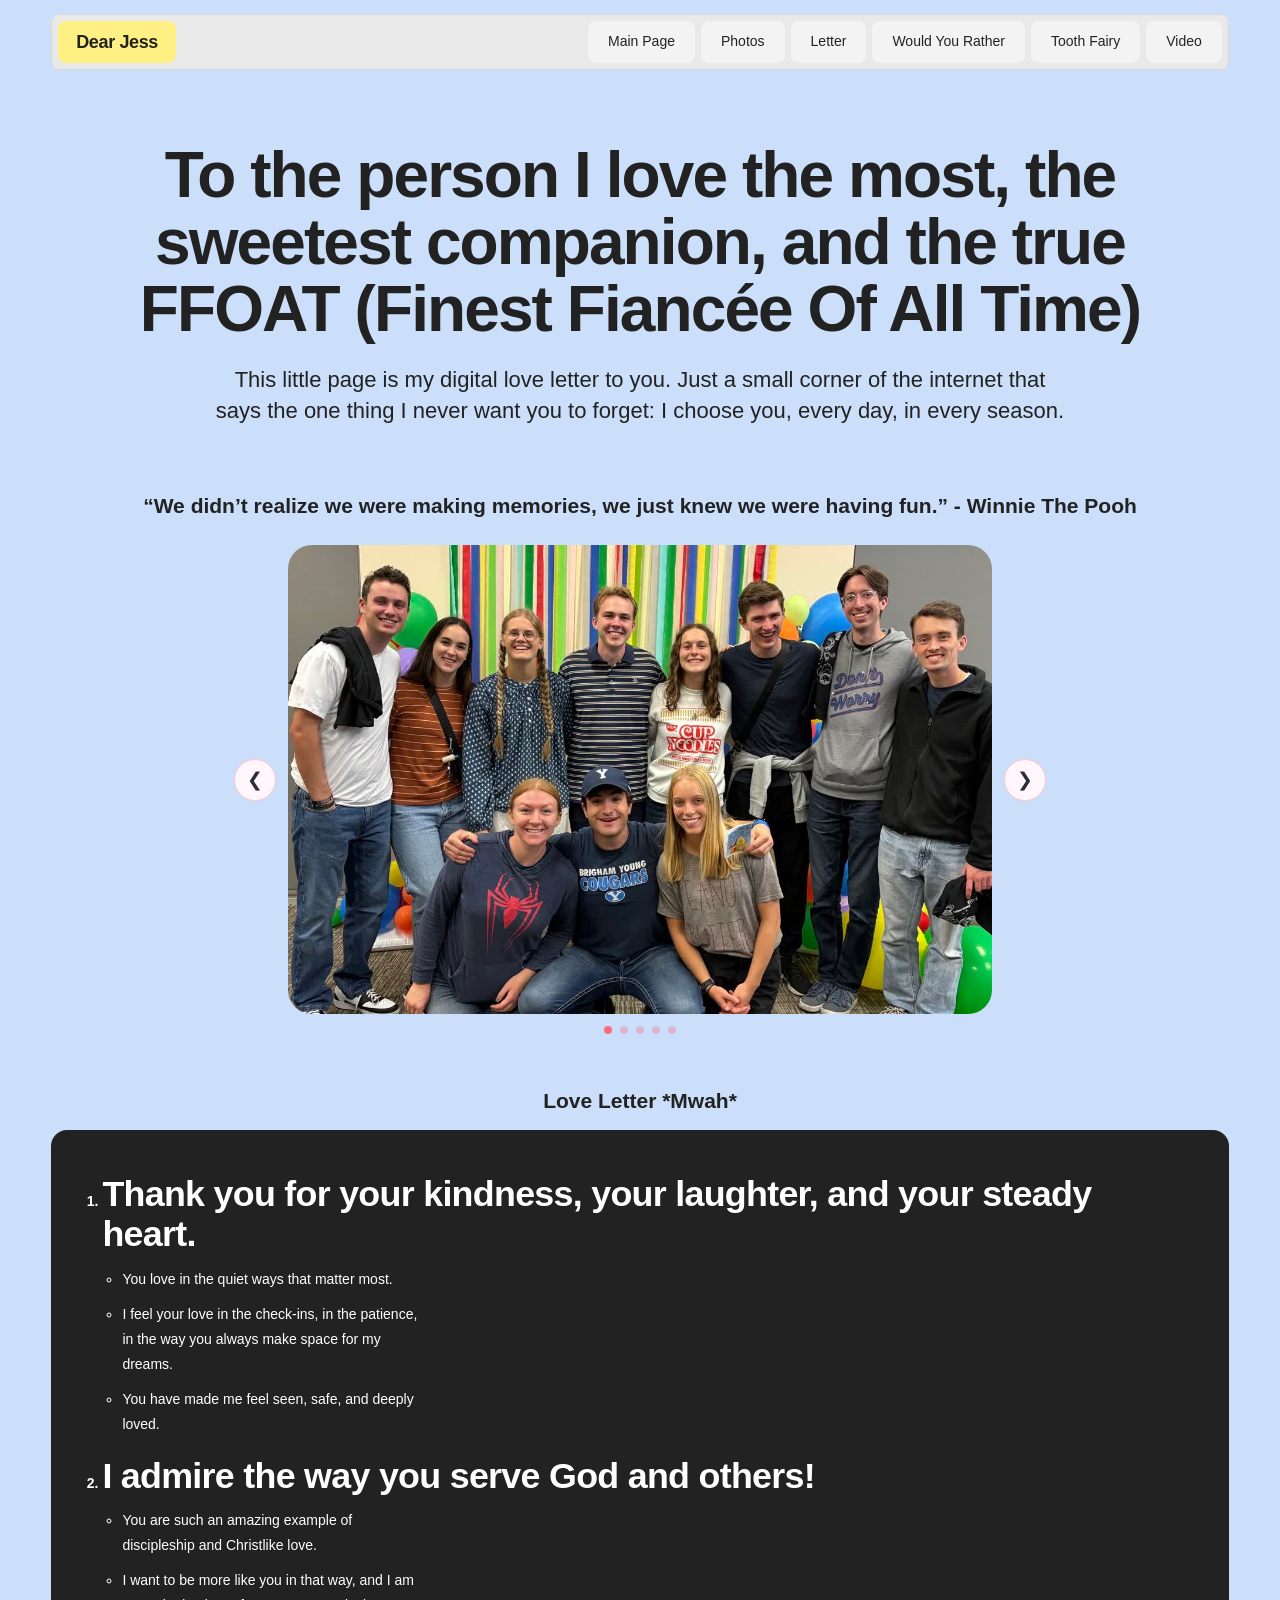
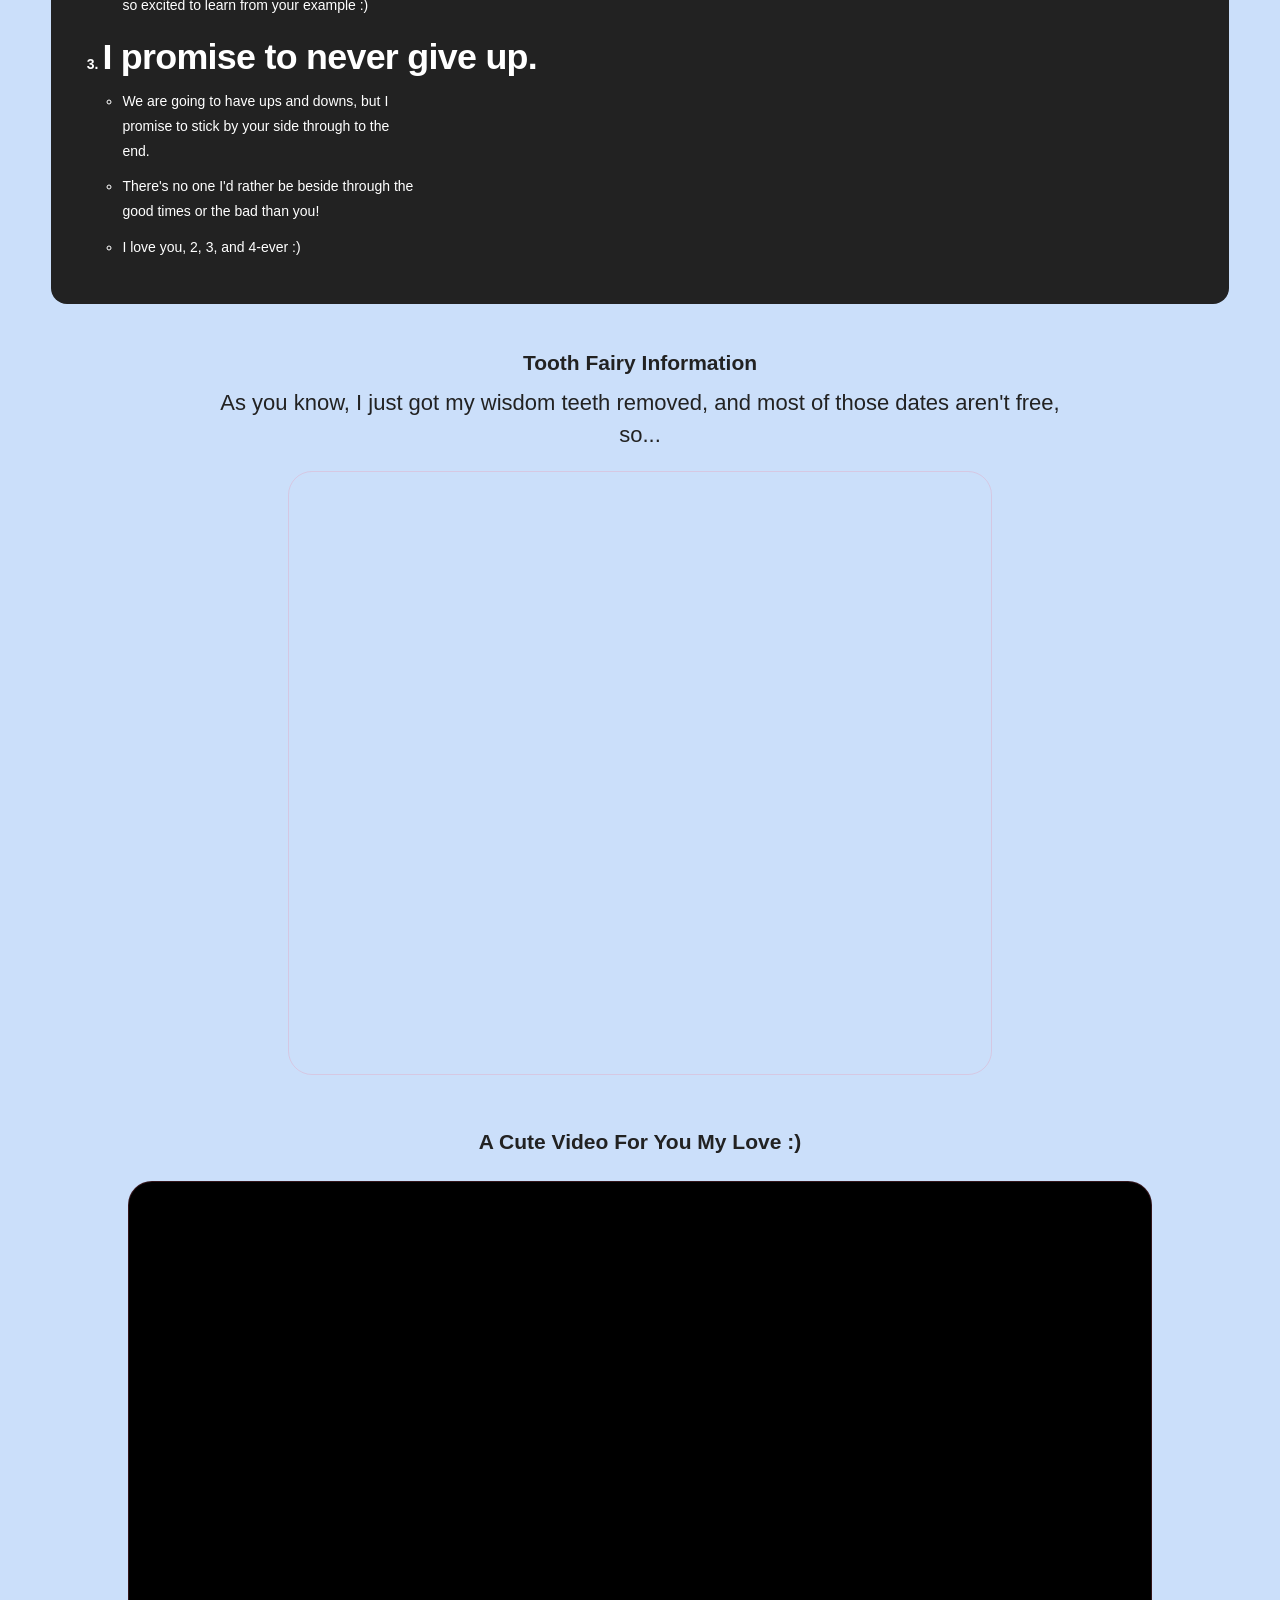
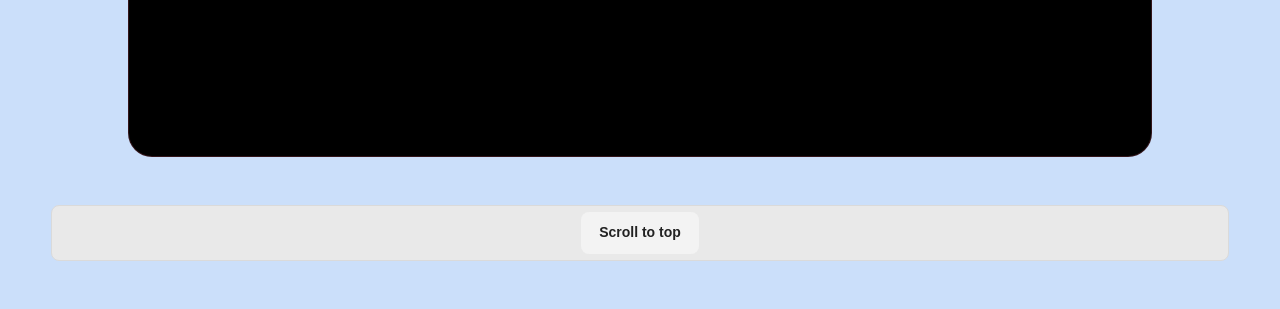
<file: trueScratch.html>
<!DOCTYPE html>
<html lang="en">
<head>
  <meta charset="UTF-8" />
  <meta name="viewport" content="width=device-width, initial-scale=1.0" />
  <title>For My Forever Love</title>
  <link rel="stylesheet" href="trueScratch.css" />
  <style>
    .tableau-section {
      width: 75%;
      margin: 0 auto 3rem;
    }

    .tableau-section h2 {
      margin-top: 0;
    }

    .photos-section {
      width: 100%;
      max-width: 100vw;
      margin: 0 auto 3rem;
    }

    .photos-section h2 {
      text-align: center;
      margin-top: 0;
    }

    .photos-carousel {
      width: 55vw;
      max-width: 55vw;
      margin: 1.25rem auto 0;
      position: relative;
      display: flex;
      align-items: center;
      justify-content: center;
      gap: 12px;
    }

    .photos-carousel-viewport {
      width: 100%;
      aspect-ratio: 3 / 2;
      overflow: hidden;
      border-radius: 24px;
      background: transparent;
      flex: 0 0 auto;
    }

    .photos-carousel-track {
      display: flex;
      height: 100%;
      transition: transform 0.35s ease;
      will-change: transform;
    }

    .photo-slide {
      position: relative;
      min-width: 100%;
      height: 100%;
      margin: 0;
      display: flex;
      align-items: stretch;
      justify-content: stretch;
      background: transparent;
    }

    .photo-slide.loading::after {
      content: "loading...";
      position: absolute;
      inset: 0;
      display: flex;
      align-items: center;
      justify-content: center;
      background: rgba(0, 0, 0, 0.5);
      color: #fff;
      font-size: clamp(16px, 2vw, 22px);
      font-weight: 550;
      letter-spacing: 0.02em;
      text-transform: lowercase;
      pointer-events: none;
      z-index: 1;
    }

    .photo-slide img {
      width: 100%;
      height: 100%;
      object-fit: cover;
      object-position: center center;
      display: block;
    }

    .carousel-btn {
      width: 42px;
      height: 42px;
      border-radius: 999px;
      border: 1px solid rgba(255, 107, 129, 0.35);
      background: #fff7fb;
      color: #2d2d3a;
      font-size: 1.2rem;
      line-height: 1;
      cursor: pointer;
      flex: 0 0 auto;
    }

    .carousel-dots {
      width: 55vw;
      max-width: 55vw;
      margin: 0.75rem auto 0;
      display: flex;
      justify-content: center;
      gap: 8px;
      flex-wrap: wrap;
    }

    .carousel-dot {
      width: 8px;
      height: 8px;
      border: none;
      border-radius: 999px;
      background: rgba(255, 107, 129, 0.35);
      cursor: pointer;
      padding: 0;
    }

    .carousel-dot.active {
      background: #ff6b81;
    }

    .video-section {
      width: 100%;
      max-width: 100vw;
      margin: 0 auto 3rem;
    }

    .video-section h2 {
      margin-top: 0;
      text-align: center;
    }

    .video-embed-wrap {
      position: relative;
      width: 80vw;
      max-width: 100%;
      margin: 1.25rem auto 0;
      overflow: hidden;
      border: 1px solid rgba(255, 107, 129, 0.2);
      border-radius: 24px;
      aspect-ratio: 16 / 9;
      background: #000;
    }

    .video-embed-wrap iframe {
      display: block;
      width: 100%;
      height: 100%;
      border: 0;
    }

    .tableau-note {
      text-align: center;
      margin: 0.35rem auto 0.75rem;
      font-size: clamp(16px, 2.1vw, 22px);
      line-height: 1.45;
      font-weight: 380;
      max-width: 70ch;
    }

    .header-inner {
      position: relative;
    }

    .nav-toggle {
      display: none;
      align-items: center;
      justify-content: center;
      height: 42px;
      width: 42px;
      border: 0.5px solid #cfcfcf;
      border-radius: 8px;
      background: #f3f3f3;
      cursor: pointer;
    }

    .nav-toggle-lines {
      display: flex;
      flex-direction: column;
      align-items: center;
      justify-content: center;
      gap: 5px;
      width: 16px;
      height: 14px;
    }

    .nav-toggle-lines span {
      width: 14px;
      height: 2px;
      border-radius: 2px;
      background: #222;
      display: block;
    }

    .header-inner.nav-collapsed .nav-toggle {
      display: inline-flex;
    }

    .header-inner.nav-collapsed .main-nav {
      display: none;
    }

    .header-inner.nav-collapsed.menu-open .main-nav {
      display: flex;
      position: absolute;
      top: calc(100% + 8px);
      right: 6px;
      flex-direction: column;
      gap: 6px;
      padding: 6px;
      border-radius: 8px;
      background: #e9e9e9;
      border: 0.5px solid #dadada;
      box-shadow: 0 12px 24px rgba(0, 0, 0, 0.12);
      z-index: 25;
      width: min(220px, calc(100vw - 32px));
      pointer-events: auto;
    }

    .header-inner.nav-collapsed.menu-open .main-nav a {
      width: 100%;
      justify-content: center;
    }

    .site-footer {
      margin-top: 1.5rem;
      padding: 6px;
      border-radius: 8px;
      background: #e9e9e9;
      border: 0.5px solid #dadada;
      text-align: center;
    }

    .site-footer a {
      display: inline-flex;
      align-items: center;
      justify-content: center;
      height: 42px;
      padding: 0 18px;
      border-radius: 8px;
      background: #f3f3f3;
      font-weight: 600;
      transition: all 0.3s ease;
    }

    .site-footer a:hover {
      background: #fff;
    }
  </style>
</head>
<body>
  <div class="wrapper">
    <header class="site-header">
      <div class="header-inner">
        <a class="brand header-pill" href="#" aria-label="Home">Dear Jess</a>
        <button id="navToggle" class="nav-toggle" type="button" aria-label="Toggle navigation" aria-controls="primaryNav" aria-expanded="false">
          <span class="nav-toggle-lines" aria-hidden="true"><span></span><span></span><span></span></span>
        </button>
        <nav id="primaryNav" class="main-nav" aria-label="Primary">
          <a href="index.html">Main Page</a>
          <a href="#photosSection">Photos</a>
          <a href="#letter">Letter</a>
          <a href="wouldYouRather.html">Would You Rather</a>
          <a href="#romanticFilms">Tooth Fairy</a>
          <a href="#videoSection">Video</a>
        </nav>
      </div>
    </header>

    <main id="top">
      <div class="layout-hero-wrap">
        <section class="hero">
          <h1>To the person I love the most, the sweetest companion, and the true FFOAT (Finest Fiancée Of All Time)</h1>
          <p class="lead">
            This little page is my digital love letter to you. Just a small corner of the internet that says the one thing I never want you to forget:
            I choose you, every day, in every season.
          </p>
        </section>
      </div>

      <div class="layout-photos-wrap">
        <section id="photosSection" class="photos-section">
          <h2>“We didn’t realize we were making memories, we just knew we were having fun.” - Winnie The Pooh</h2>
          <div class="photos-carousel" aria-label="Photo carousel">
          <button class="carousel-btn prev" type="button" aria-label="Previous photo">&#10094;</button>
          <div class="photos-carousel-viewport">
            <div class="photos-carousel-track" id="photosCarouselTrack">
              <figure class="photo-slide"><img src="assets/Photos-3-001/IMG_5656.JPG" alt="Photo 1" loading="lazy" data-offset-x="0" data-offset-y="0" /></figure>
              <figure class="photo-slide"><img src="assets/Photos-3-001/IMG_5669.jpg" alt="Photo 2" loading="lazy" data-offset-x="0" data-offset-y="30" /></figure>
              <figure class="photo-slide"><img src="assets/Photos-3-001/IMG_5771.jpg" alt="Photo 3" loading="lazy" data-offset-x="0" data-offset-y="0" /></figure>
              <figure class="photo-slide"><img src="assets/Photos-3-001/IMG_5781.jpg" alt="Photo 4" loading="lazy" data-offset-x="0" data-offset-y="0" /></figure>
              <figure class="photo-slide"><img src="assets/Photos-3-001/IMG_6266.jpg" alt="Photo 8" loading="lazy" data-offset-x="0" data-offset-y="0" /></figure>
            </div>
          </div>
          <button class="carousel-btn next" type="button" aria-label="Next photo">&#10095;</button>
          </div>
          <div class="carousel-dots" id="photosCarouselDots" aria-label="Photo position"></div>
        </section>
      </div>

      <div class="layout-letter-wrap">
        <section id="letter">
          <h2 style="text-align: center;">Love Letter *Mwah*</h2>
          <ol class="letter-ordered">
          <li>
            <h2>Thank you for your kindness, your laughter, and your steady heart.</h2>
            <ul class="letter-unordered">
              <li>You love in the quiet ways that matter most.</li>
              <li>I feel your love in the check-ins, in the patience, in the way you always make space for my dreams.</li>
              <li>You have made me feel seen, safe, and deeply loved.</li>
            </ul>
          </li>
          <li>
            <h2>I admire the way you serve God and others!</h2>
            <ul class="letter-unordered">
              <li>You are such an amazing example of discipleship and Christlike love.</li>
              <li>I want to be more like you in that way, and I am so excited to learn from your example :)</li>
            </ul>
          </li>
          <li id="promises">
            <h2>I promise to never give up.</h2>
            <ul class="letter-unordered">
              <li>We are going to have ups and downs, but I promise to stick by your side through to the end.</li>
              <li>There's no one I'd rather be beside through the good times or the bad than you!</li>
              <li>I love you, 2, 3, and 4-ever :)</li>
            </ul>
          </li>
          </ol>
        </section>
      </div>

      <section id="romanticFilms" class="tableau-section" style="width: 100%; max-width: 100vw; margin: 2.5rem auto 3rem;">
        <h2 style="text-align: center;">Tooth Fairy Information</h2>
        <p class="tableau-note">As you know, I just got my wisdom teeth removed, and most of those dates aren't free, so...</p>
        <div class='tableauPlaceholder' id='viz1776453238431' style='position: relative; width: 55vw; max-width: 100%; margin: 1.25rem auto 0; overflow: hidden; border: 1px solid rgba(255, 107, 129, 0.2); border-radius: 24px;'>
          <noscript><a href='#'><img alt='Tooth Fairy Overview ' src='https://public.tableau.com/static/images/Th/TheToothFairyPoll/ToothFairyOverview/1_rss.png' style='border: none' /></a></noscript>
          <object class='tableauViz' style='display:none; width: 1294px; height: 1112px; transform-origin: top left;'>
            <param name='host_url' value='https%3A%2F%2Fpublic.tableau.com%2F' />
            <param name='embed_code_version' value='3' />
            <param name='site_root' value='' />
            <param name='name' value='TheToothFairyPoll&#47;ToothFairyOverview' />
            <param name='tabs' value='no' />
            <param name='toolbar' value='yes' />
            <param name='static_image' value='https://public.tableau.com/static/images/Th/TheToothFairyPoll/ToothFairyOverview/1.png' />
            <param name='animate_transition' value='yes' />
            <param name='display_static_image' value='yes' />
            <param name='display_spinner' value='yes' />
            <param name='display_overlay' value='yes' />
            <param name='display_count' value='yes' />
            <param name='language' value='en-US' />
          </object>
        </div>
        <script type='text/javascript'>
          var divElement = document.getElementById('viz1776453238431');
          var vizElement = divElement.getElementsByTagName('object')[0];
          var baseWidth = 1294;
          var baseHeight = 1112;

          // Keep the entire viz visible while scaling with page width.
          function resizeTableauViz() {
            var vw = Math.max(document.documentElement.clientWidth || 0, window.innerWidth || 0);
            var containerWidth = Math.floor(vw * 0.55);
            var scale = containerWidth / baseWidth;
            var containerHeight = Math.floor(baseHeight * scale);

            divElement.style.width = containerWidth + 'px';
            divElement.style.height = containerHeight + 'px';

            // Apply to the original embed object.
            vizElement.style.width = baseWidth + 'px';
            vizElement.style.height = baseHeight + 'px';
            vizElement.style.transformOrigin = 'top left';
            vizElement.style.transform = 'scale(' + scale + ')';

            // Apply to Tableau's rendered iframe (the element users actually see).
            var iframe = divElement.querySelector('iframe');
            if (iframe) {
              iframe.style.width = baseWidth + 'px';
              iframe.style.height = baseHeight + 'px';
              iframe.style.transformOrigin = 'top left';
              iframe.style.transform = 'scale(' + scale + ')';
              iframe.style.border = 'none';
            }

            // Ensure Tableau's default inline sizing is immediately corrected.
            divElement.style.minHeight = containerHeight + 'px';
          }

          resizeTableauViz();
          window.addEventListener('resize', resizeTableauViz);

          // Tableau often writes dimensions asynchronously after script load.
          // Re-run sizing through the first render phase to prevent oversized first paint.
          [50, 150, 300, 600, 1000].forEach(function(delay) {
            setTimeout(resizeTableauViz, delay);
          });

          var observer = new MutationObserver(function() {
            resizeTableauViz();
            var iframe = divElement.querySelector('iframe');
            if (iframe && !iframe.dataset.fitBound) {
              iframe.dataset.fitBound = '1';
              iframe.addEventListener('load', resizeTableauViz);
            }
          });
          observer.observe(divElement, { childList: true, subtree: true, attributes: true });

          var scriptElement = document.createElement('script');
          scriptElement.src = 'https://public.tableau.com/javascripts/api/viz_v1.js';
          scriptElement.onload = function() {
            resizeTableauViz();
            [150, 350, 700].forEach(function(delay) {
              setTimeout(resizeTableauViz, delay);
            });
          };
          vizElement.parentNode.insertBefore(scriptElement, vizElement);
        </script>
      </section>

      <section id="videoSection" class="video-section">
        <h2>A Cute Video For You My Love :)</h2>
        <div class="video-embed-wrap">
          <iframe src="https://www.youtube.com/embed/sVW-K3jepf0?si=CBLMiZkLG2HnOAbu" title="YouTube video player" allow="accelerometer; autoplay; clipboard-write; encrypted-media; gyroscope; picture-in-picture; web-share" referrerpolicy="strict-origin-when-cross-origin" allowfullscreen></iframe>
        </div>
      </section>
    </main>

    <footer class="site-footer" aria-label="Page footer">
      <a href="#top">Scroll to top</a>
    </footer>
  </div>
  <script>
    (function() {
      var headerInner = document.querySelector('.header-inner');
      var nav = document.getElementById('primaryNav');
      var toggle = document.getElementById('navToggle');

      if (!headerInner || !nav || !toggle) {
        return;
      }

      function updateNavMode() {
        var keepOpen = headerInner.classList.contains('menu-open');
        headerInner.classList.remove('nav-collapsed', 'menu-open');
        toggle.setAttribute('aria-expanded', 'false');

        var shouldCollapse = headerInner.scrollWidth > headerInner.clientWidth;

        if (shouldCollapse) {
          headerInner.classList.add('nav-collapsed');
          if (keepOpen) {
            headerInner.classList.add('menu-open');
            toggle.setAttribute('aria-expanded', 'true');
          }
        }
      }

      toggle.addEventListener('click', function() {
        if (!headerInner.classList.contains('nav-collapsed')) {
          return;
        }

        var isOpen = headerInner.classList.toggle('menu-open');
        toggle.setAttribute('aria-expanded', isOpen ? 'true' : 'false');
      });

      nav.querySelectorAll('a').forEach(function(link) {
        link.addEventListener('click', function() {
          headerInner.classList.remove('menu-open');
          toggle.setAttribute('aria-expanded', 'false');
        });
      });

      document.addEventListener('click', function(event) {
        if (!headerInner.classList.contains('menu-open')) {
          return;
        }

        if (!headerInner.contains(event.target)) {
          headerInner.classList.remove('menu-open');
          toggle.setAttribute('aria-expanded', 'false');
        }
      });

      window.addEventListener('resize', updateNavMode);
      window.addEventListener('load', updateNavMode);

      if (window.ResizeObserver) {
        var observer = new ResizeObserver(updateNavMode);
        observer.observe(headerInner);
      }

      updateNavMode();
      setTimeout(updateNavMode, 120);
      setTimeout(updateNavMode, 350);
    })();

    (function() {
      var carousel = document.querySelector('.photos-carousel');
      if (!carousel) {
        return;
      }

      var track = carousel.querySelector('.photos-carousel-track');
      var slides = Array.prototype.slice.call(track.children);
      var prevBtn = carousel.querySelector('.carousel-btn.prev');
      var nextBtn = carousel.querySelector('.carousel-btn.next');
      var dotsWrap = document.getElementById('photosCarouselDots');
      var index = 0;
      var dots = [];

      // Per-image manual positioning: edit data-offset-x / data-offset-y on each <img>.
      // Positive X moves right, negative X moves left.
      // Positive Y moves down, negative Y moves up.
      slides.forEach(function(slide) {
        var img = slide.querySelector('img');
        if (!img) {
          return;
        }

        slide.classList.add('loading');

        function markLoaded() {
          slide.classList.remove('loading');
        }

        img.addEventListener('load', markLoaded);
        img.addEventListener('error', markLoaded);

        if (img.complete && img.naturalWidth > 0) {
          markLoaded();
        }

        var offsetX = parseInt(img.dataset.offsetX || '0', 10);
        var offsetY = parseInt(img.dataset.offsetY || '0', 10);
        img.style.objectPosition = 'calc(50% + ' + offsetX + 'px) calc(50% + ' + offsetY + 'px)';
      });

      function goTo(newIndex) {
        index = (newIndex + slides.length) % slides.length;
        track.style.transform = 'translateX(-' + (index * 100) + '%)';
        dots.forEach(function(dot, i) {
          dot.classList.toggle('active', i === index);
        });
      }

      slides.forEach(function(_, i) {
        var dot = document.createElement('button');
        dot.type = 'button';
        dot.className = 'carousel-dot' + (i === 0 ? ' active' : '');
        dot.setAttribute('aria-label', 'Go to photo ' + (i + 1));
        dot.addEventListener('click', function() {
          goTo(i);
        });
        dotsWrap.appendChild(dot);
        dots.push(dot);
      });

      prevBtn.addEventListener('click', function() {
        goTo(index - 1);
      });

      nextBtn.addEventListener('click', function() {
        goTo(index + 1);
      });
    })();
  </script>
</body>
</html>
</file>
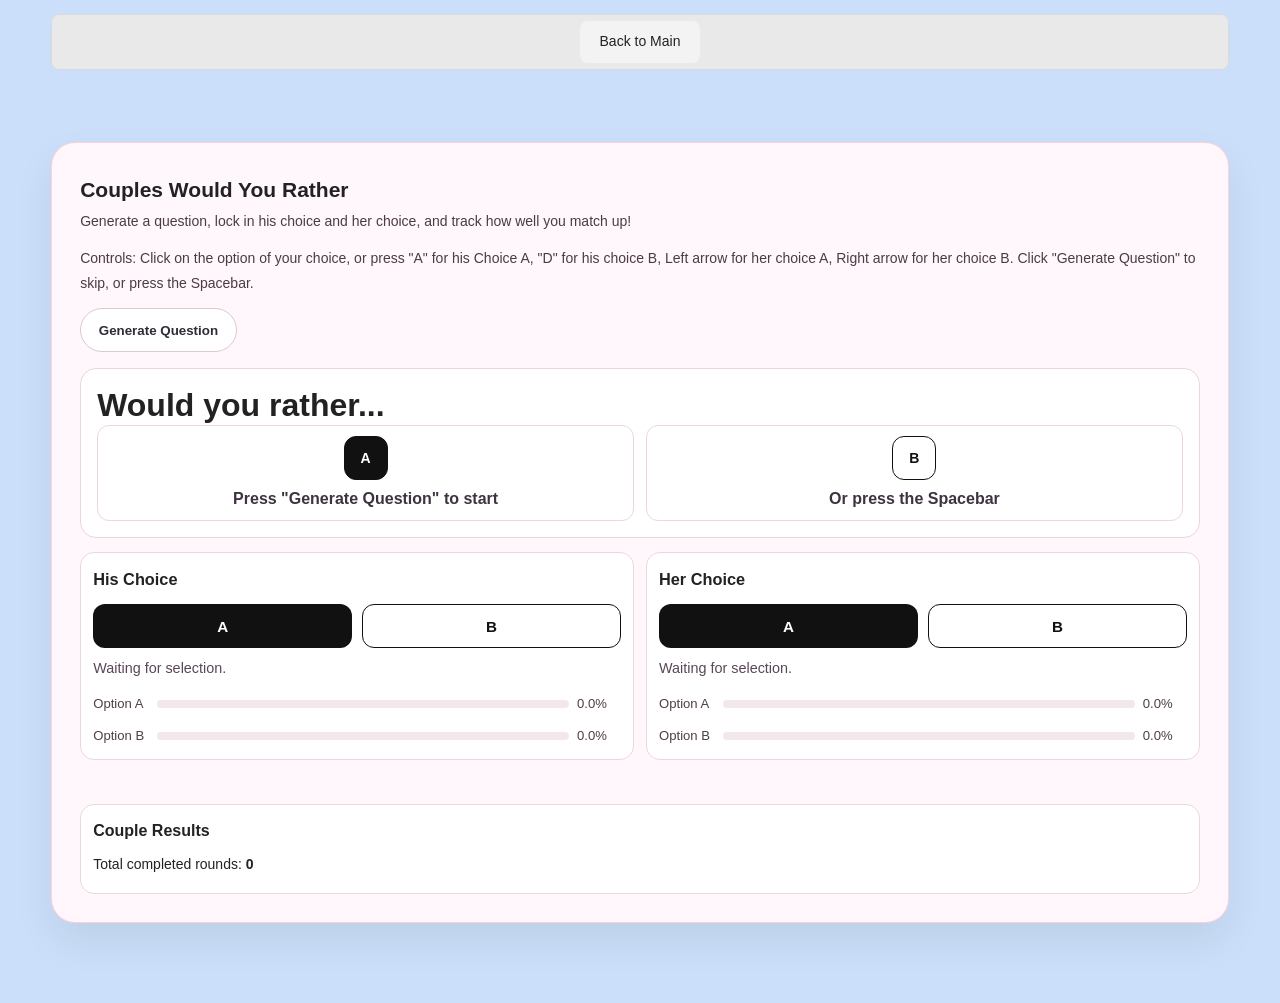
<file: wouldYouRather.html>
<!DOCTYPE html>
<html lang="en">
<head>
  <meta charset="UTF-8" />
  <meta name="viewport" content="width=device-width, initial-scale=1.0" />
  <title>Would You Rather</title>
  <link rel="stylesheet" href="trueScratch.css" />
  <style>
    .site-header .header-inner {
      display: flex;
      justify-content: center;
    }

    .site-header .main-nav {
      display: flex;
      justify-content: center;
      width: 100%;
    }

    .wyr-app {
      background: #fff7fb;
      border: 1px solid rgba(255, 107, 129, 0.28);
      border-radius: 24px;
      padding: clamp(18px, 3vw, 28px);
      margin: 2rem 0;
      box-shadow: 0 18px 40px rgba(0, 0, 0, 0.07);
    }

    .wyr-intro {
      color: #4b3b47;
      margin-bottom: 0.75rem;
    }

    .wyr-controls {
      display: flex;
      flex-wrap: wrap;
      gap: 10px;
      margin-bottom: 1rem;
    }

    .wyr-button {
      min-height: 44px;
      border-radius: 999px;
      border: 1px solid #d9c9d2;
      background: #fff;
      color: #2d2d3a;
      font-family: var(--font-1);
      font-weight: 620;
      padding: 0.7rem 1.1rem;
      cursor: pointer;
      transition: transform 0.2s ease, background 0.2s ease;
    }

    .wyr-button:hover {
      transform: translateY(-1px);
      background: #ffdbe8;
    }

    #generateQuestionBtn:focus,
    #generateQuestionBtn:focus-visible {
      outline: none;
      box-shadow: none;
      border-color: #d9c9d2;
    }

    .wyr-question {
      border-radius: 16px;
      border: 1px solid #ead6de;
      background: #fff;
      padding: 16px;
      margin-bottom: 14px;
    }

    .wyr-question h2 {
      margin: 0;
      font-size: clamp(22px, 3.2vw, 32px);
      line-height: 1.25;
    }

    .wyr-question-title {
      margin-bottom: 12px;
    }

    .wyr-question-options {
      display: grid;
      grid-template-columns: repeat(2, minmax(0, 1fr));
      gap: 12px;
    }

    .wyr-question-option {
      border-radius: 12px;
      border: 1px solid #ebd7df;
      background: #fff;
      padding: 10px;
      text-align: center;
    }

    .wyr-option-token {
      display: inline-flex;
      align-items: center;
      justify-content: center;
      min-width: 44px;
      min-height: 44px;
      border-radius: 12px;
      border: 1px solid #111;
      font-family: var(--font-1);
      font-weight: 620;
      margin: 0 auto 8px;
      user-select: none;
    }

    .wyr-option-token.option-a {
      background: #111;
      color: #fff;
    }

    .wyr-option-token.option-b {
      background: #fff;
      color: #111;
    }

    .wyr-option-text {
      margin: 0;
      line-height: 1.35;
      color: #3f3241;
      font-size: 1rem;
      font-weight: 600;
    }

    .wyr-player-grid {
      display: grid;
      grid-template-columns: repeat(2, minmax(0, 1fr));
      gap: 12px;
      margin-top: 12px;
    }

    .wyr-player-card {
      border-radius: 14px;
      border: 1px solid #ebd7df;
      background: #fff;
      padding: 12px;
    }

    .wyr-player-card h3 {
      margin: 0 0 10px;
      font-size: 1.02rem;
    }

    .wyr-choice-buttons {
      display: grid;
      grid-template-columns: repeat(2, minmax(0, 1fr));
      gap: 10px;
    }

    .wyr-choice {
      width: 100%;
      min-width: 0;
      min-height: 44px;
      border-radius: 12px;
      font-family: var(--font-1);
      font-weight: 620;
      font-size: clamp(0.8rem, 2vw, 0.95rem);
      cursor: pointer;
      border: 1px solid #111;
      transition: transform 0.2s ease, box-shadow 0.2s ease;
    }

    .wyr-choice:hover {
      transform: translateY(-1px);
      box-shadow: 0 6px 12px rgba(0, 0, 0, 0.12);
    }

    .wyr-choice.option-a {
      background: #111;
      color: #fff;
      border: none;
    }

    .wyr-choice.option-b {
      background: #fff;
      color: #111;
    }

    .wyr-choice.is-selected {
      box-shadow: 0 0 0 3px rgba(255, 107, 129, 0.3);
    }

    .wyr-player-status {
      margin-top: 8px;
      color: #5a4655;
      font-size: 0.9rem;
    }

    .wyr-player-bars {
      margin-top: 10px;
      display: grid;
      gap: 8px;
    }

    .wyr-bar-row {
      display: grid;
      grid-template-columns: 56px 1fr 44px;
      align-items: center;
      gap: 8px;
      font-size: 0.82rem;
      color: #4f3d4a;
    }

    .wyr-bar-track {
      width: 100%;
      height: 8px;
      border-radius: 999px;
      background: #f1e7ec;
      overflow: hidden;
    }

    .wyr-bar-fill {
      height: 100%;
      width: 0%;
      transition: width 0.25s ease;
    }

    .wyr-bar-fill.option-a {
      background: #111;
    }

    .wyr-bar-fill.option-b {
      background: #fff;
    }

    .wyr-bar-fill.option-b.is-visible {
      border: 1px solid #333;
      box-sizing: border-box;
    }

    .wyr-stats {
      margin-top: 14px;
      border-radius: 14px;
      border: 1px solid #ebd7df;
      background: #fff;
      padding: 12px;
    }

    .wyr-stats h3 {
      margin: 0 0 6px;
      font-size: 1rem;
    }

    .wyr-stats p {
      margin: 4px 0;
    }

    .wyr-feedback {
      margin-top: 8px;
      min-height: 1.35rem;
      color: #6d5161;
      font-size: 0.92rem;
    }

  </style>
</head>
<body tabindex="-1">
  <div class="wrapper">
    <header class="site-header">
      <div class="header-inner">
        <nav class="main-nav" aria-label="Primary">
          <a href="trueScratch.html">Back to Main</a>
        </nav>
      </div>
    </header>

    <main id="top">
      <section class="wyr-app" aria-label="Couples Would You Rather">
        <h1>Couples Would You Rather</h1>
        <p class="wyr-intro">Generate a question, lock in his choice and her choice, and track how well you match up!</p>
        <p class="wyr-intro">Controls: Click on the option of your choice, or press "A" for his Choice A, "D" for his choice B, Left arrow for her choice A, Right arrow for her choice B. Click "Generate Question" to skip, or press the Spacebar.</p>
        <div class="wyr-controls">
          <button id="generateQuestionBtn" class="wyr-button" type="button" autofocus>Generate Question</button>
        </div>

        <div class="wyr-question" id="questionCard">
          <h2 class="wyr-question-title">Would you rather...</h2>
          <div class="wyr-question-options">
            <div class="wyr-question-option">
              <span class="wyr-option-token option-a" aria-hidden="true">A</span>
              <p id="optionAText" class="wyr-option-text">Press "Generate Question" to start</p>
            </div>
            <div class="wyr-question-option">
              <span class="wyr-option-token option-b" aria-hidden="true">B</span>
              <p id="optionBText" class="wyr-option-text">Or press the Spacebar</p>
            </div>
          </div>
        </div>

        <div class="wyr-player-grid" id="playerArea" hidden>
          <article class="wyr-player-card">
            <h3>His Choice</h3>
            <div class="wyr-choice-buttons">
              <button class="wyr-choice option-a" type="button" data-player="his" data-option="a">A</button>
              <button class="wyr-choice option-b" type="button" data-player="his" data-option="b">B</button>
            </div>
            <p id="hisStatus" class="wyr-player-status">Waiting for selection.</p>
            <div class="wyr-player-bars" aria-label="His choice percentages">
              <div class="wyr-bar-row">
                <span>Option A</span>
                <div class="wyr-bar-track"><div id="hisABar" class="wyr-bar-fill option-a"></div></div>
                <span id="hisAPct">0%</span>
              </div>
              <div class="wyr-bar-row">
                <span>Option B</span>
                <div class="wyr-bar-track"><div id="hisBBar" class="wyr-bar-fill option-b"></div></div>
                <span id="hisBPct">0%</span>
              </div>
            </div>
          </article>
          <article class="wyr-player-card">
            <h3>Her Choice</h3>
            <div class="wyr-choice-buttons">
              <button class="wyr-choice option-a" type="button" data-player="her" data-option="a">A</button>
              <button class="wyr-choice option-b" type="button" data-player="her" data-option="b">B</button>
            </div>
            <p id="herStatus" class="wyr-player-status">Waiting for selection.</p>
            <div class="wyr-player-bars" aria-label="Her choice percentages">
              <div class="wyr-bar-row">
                <span>Option A</span>
                <div class="wyr-bar-track"><div id="herABar" class="wyr-bar-fill option-a"></div></div>
                <span id="herAPct">0%</span>
              </div>
              <div class="wyr-bar-row">
                <span>Option B</span>
                <div class="wyr-bar-track"><div id="herBBar" class="wyr-bar-fill option-b"></div></div>
                <span id="herBPct">0%</span>
              </div>
            </div>
          </article>
        </div>

        <div class="wyr-feedback" id="feedback" role="status" aria-live="polite"></div>

        <section class="wyr-stats" aria-labelledby="statsTitle">
          <h3 id="statsTitle">Couple Results</h3>
          <p>Total completed rounds: <strong id="roundCount">0</strong></p>
        </section>
      </section>
    </main>
  </div>

  <script>
    const QUESTIONS = [
      { a: "start every day with a sunrise walk together", b: "end every day with a sunset walk together" },
      { a: "cook dinner together every Friday", b: "try a new restaurant every Friday" },
      { a: "have a beach weekend once a month", b: "have a mountain weekend once a month" },
      { a: "exchange handwritten notes weekly", b: "record voice notes weekly" },
      { a: "watch movies at home every date night", b: "play board games every date night" },
      { a: "take dance lessons together", b: "take cooking lessons together" },
      { a: "plan every date together", b: "surprise each other with dates" },
      { a: "travel somewhere new every year", b: "return to the same favorite place every year" },
      { a: "have matching outfits once a week", b: "have matching playlists once a week" },
      { a: "spend a whole day offline together", b: "spend a whole day trying new apps together" },
      { a: "go camping together", b: "stay in a luxury hotel together" },
      { a: "adopt a dog together", b: "adopt a cat together" },
      { a: "host game nights for friends", b: "host dinner nights for friends" },
      { a: "have coffee dates in the morning", b: "have dessert dates at night" },
      { a: "read the same book each month", b: "watch the same series each month" },
      { a: "take spontaneous road trips", b: "plan detailed weekend trips" },
      { a: "work out together", b: "meditate together" },
      { a: "decorate your home seasonally", b: "keep a clean minimal style year-round" },
      { a: "take photos everywhere you go", b: "collect small souvenirs everywhere you go" },
      { a: "have breakfast in bed on weekends", b: "have late-night snacks on weekends" },
      { a: "learn a new language together", b: "learn a new instrument together" },
      { a: "spend holidays with family", b: "spend holidays traveling together" },
      { a: "have a joint journal", b: "have a joint vision board" },
      { a: "attend concerts together", b: "attend comedy shows together" },
      { a: "always split chores evenly", b: "trade chores based on preference" },
      { a: "live in a city apartment", b: "live in a quiet suburban home" },
      { a: "take weekly long walks", b: "take weekly long drives" },
      { a: "write bucket lists together", b: "pick goals month by month" },
      { a: "plan meals every Sunday", b: "decide meals day by day" },
      { a: "have one long vacation yearly", b: "have several short trips yearly" },
      { a: "collect vinyl records together", b: "collect books together" },
      { a: "do puzzles on rainy days", b: "do baking on rainy days" },
      { a: "keep your wedding simple", b: "make your wedding extravagant" },
      { a: "spend free time outdoors", b: "spend free time indoors" },
      { a: "send each other memes daily", b: "send each other songs daily" },
      { a: "go to bed early together", b: "stay up late together" },
      { a: "take yearly couple portraits", b: "take yearly travel videos" },
      { a: "live close to family", b: "live far away and visit often" },
      { a: "plan finances in detail monthly", b: "review finances casually weekly" },
      { a: "have date nights at home", b: "have date nights out" },
      { a: "choose gifts with a strict budget", b: "choose gifts with no budget" },
      { a: "take classes together", b: "teach each other new skills" },
      { a: "have a minimalist wedding registry", b: "have a big practical registry" },
      { a: "build furniture together", b: "paint rooms together" },
      { a: "keep a shared family calendar", b: "plan week by week" },
      { a: "have one phone-free dinner every day", b: "have one phone-free day each week" },
      { a: "attend a sports game together", b: "attend a theater show together" },
      { a: "watch the sunrise on vacation", b: "watch the stars on vacation" },
      { a: "save for experiences first", b: "save for home upgrades first" },
      { a: "give practical gifts", b: "give sentimental gifts" },
      { a: "live near the ocean", b: "live near the mountains" },
      { a: "cook from recipes exactly", b: "cook by improvising" },
      { a: "plan every holiday months ahead", b: "book holidays last minute" },
      { a: "have matching mugs", b: "have matching blankets" },
      { a: "go to farmers markets weekly", b: "go to flea markets weekly" },
      { a: "have a pet name for each other", b: "use full names affectionately" },
      { a: "exercise outdoors", b: "exercise at home" },
      { a: "host friends often", b: "keep home life mostly private" },
      { a: "keep a monthly photo book", b: "keep a monthly memory jar" },
      { a: "try new hobbies every month", b: "master one hobby together" },
      { a: "share one bank account", b: "keep separate accounts plus one joint account" },
      { a: "watch documentaries together", b: "watch reality shows together" },
      { a: "take a midday coffee break together", b: "take an evening tea break together" },
      { a: "do couple costumes every year", b: "dress up separately every year" },
      { a: "spend Sundays deep cleaning", b: "spend Sundays relaxing" },
      { a: "have matching phone wallpapers", b: "have matching lock-screen quotes" },
      { a: "plan for retirement early", b: "focus on enjoying the present" },
      { a: "take pictures before eating", b: "eat first and take pictures later" },
      { a: "practice a shared faith routine daily", b: "practice a shared gratitude routine daily" },
      { a: "do DIY home projects", b: "hire professionals for home projects" },
      { a: "move every few years", b: "stay rooted in one place" },
      { a: "celebrate every monthly anniversary", b: "celebrate major milestones only" },
      { a: "wake up at the same time daily", b: "keep different sleep schedules" },
      { a: "book aisle and window seats", b: "book seats together in the middle" },
      { a: "splurge on food while traveling", b: "splurge on activities while traveling" },
      { a: "watch one movie repeatedly", b: "always watch something new" },
      { a: "have one shared social account", b: "keep social media fully separate" },
      { a: "decorate for every holiday", b: "decorate only for favorite holidays" },
      { a: "have breakfast dates", b: "have dinner dates" },
      { a: "save every card and note", b: "keep only a few favorites" },
      { a: "go for long bike rides", b: "go for long walks" },
      { a: "live with an open floor plan", b: "live with cozy separate rooms" },
      { a: "watch your wedding video yearly", b: "look through wedding photos yearly" },
      { a: "share one hobby deeply", b: "have different hobbies and teach each other" },
      { a: "plan your week every Sunday night", b: "plan each day every morning" },
      { a: "exchange compliments daily", b: "exchange appreciations weekly" },
      { a: "take naps together", b: "take evening walks together" },
      { a: "live near busy nightlife", b: "live near quiet nature" },
      { a: "go thrift shopping together", b: "go boutique shopping together" },
      { a: "keep a strict budget", b: "keep a flexible budget" },
      { a: "celebrate with big parties", b: "celebrate with intimate gatherings" },
      { a: "journal about your goals", b: "record voice notes about your goals" },
      { a: "visit museums together", b: "visit amusement parks together" },
      { a: "sleep with the fan on", b: "sleep with complete silence" },
      { a: "plan date themes ahead", b: "pick date themes on the spot" },
      { a: "go to the gym together", b: "do home workouts together" },
      { a: "cook one large meal and meal-prep", b: "cook fresh every day" },
      { a: "save for a dream home first", b: "save for world travel first" },
      { a: "watch sports together", b: "watch cooking shows together" },
      { a: "do sunrise hikes", b: "do late-night drives" },
      { a: "have a strict cleaning schedule", b: "clean as needed" },
      { a: "send each other funny reels", b: "send each other thoughtful messages" },
      { a: "start Saturdays with a bookstore date", b: "start Saturdays with a farmers market date" },
      { a: "plan a monthly picnic", b: "plan a monthly museum day" },
      { a: "take a pottery class together", b: "take a photography class together" },
      { a: "write a shared bucket list for each season", b: "write a shared bucket list for each year" },
      { a: "watch the same morning show daily", b: "listen to the same morning podcast daily" },
      { a: "host brunch for friends", b: "host movie night for friends" },
      { a: "save for a cabin getaway", b: "save for a beach getaway" },
      { a: "do a no-phone evening every week", b: "do a no-social-media weekend every month" },
      { a: "cook recipes from one country for a month", b: "cook one new global recipe each week" },
      { a: "trade love letters on anniversaries", b: "trade video messages on anniversaries" },
      { a: "bike to local cafes", b: "walk to local parks" },
      { a: "have a matching morning routine", b: "have a matching evening routine" },
      { a: "spend date night doing art projects", b: "spend date night doing puzzle challenges" },
      { a: "watch classic films together", b: "watch new releases together" },
      { a: "volunteer together monthly", b: "fundraise together quarterly" },
      { a: "keep plants in every room", b: "keep fresh flowers in every room" },
      { a: "train for a 5k together", b: "train for a hiking trip together" },
      { a: "do random acts of kindness weekly", b: "do community service monthly" },
      { a: "take day trips by train", b: "take day trips by car" },
      { a: "set shared reading goals", b: "set shared fitness goals" },
      { a: "celebrate birthdays with big plans", b: "celebrate birthdays with quiet nights" },
      { a: "collect postcards from each trip", b: "collect magnets from each trip" },
      { a: "do sunrise yoga together", b: "do evening stretching together" },
      { a: "plan your outfits the night before", b: "pick outfits in the morning" },
      { a: "go to local festivals", b: "go to local farmers markets" },
      { a: "do a weekly date jar draw", b: "do a weekly spin-the-wheel date" },
      { a: "share one streaming profile", b: "keep separate streaming profiles" },
      { a: "plan holidays with spreadsheets", b: "plan holidays with spontaneous lists" },
      { a: "have a dedicated game room", b: "have a dedicated reading nook" },
      { a: "do monthly home resets", b: "do quarterly home overhauls" },
      { a: "take cooking turns every day", b: "batch cook together twice a week" },
      { a: "watch sunsets from rooftops", b: "watch sunrises from trails" },
      { a: "keep one shared to-do board", b: "keep synced digital calendars" },
      { a: "send a good-morning text daily", b: "send a good-night text daily" },
      { a: "plan an annual road trip", b: "plan an annual international trip" },
      { a: "decorate in warm earth tones", b: "decorate in bright bold colors" },
      { a: "eat at the same favorite spot often", b: "try a new spot every week" },
      { a: "do karaoke nights together", b: "do trivia nights together" },
      { a: "practice dance routines at home", b: "practice cooking challenges at home" },
      { a: "start a shared recipe binder", b: "start a shared travel binder" },
      { a: "have matching keychains", b: "have matching phone cases" },
      { a: "pick one monthly savings goal", b: "pick one monthly adventure goal" },
      { a: "wake up to music", b: "wake up to silence" },
      { a: "spend snow days indoors cozy", b: "spend snow days outside active" },
      { a: "keep a strict bedtime", b: "keep a flexible bedtime" },
      { a: "watch documentaries before bed", b: "read before bed" },
      { a: "go antique shopping", b: "go modern decor shopping" },
      { a: "plan a surprise date every month", b: "plan a surprise gift every month" },
      { a: "create a couple playlist every season", b: "create a couple photo album every season" },
      { a: "try one new coffee shop weekly", b: "try one new dessert shop weekly" },
      { a: "cook breakfast together daily", b: "cook dinner together daily" },
      { a: "do digital detox Sundays", b: "do screen-free evenings" },
      { a: "keep your living room minimal", b: "keep your living room eclectic" },
      { a: "spend anniversaries at home", b: "spend anniversaries traveling" },
      { a: "go paddleboarding together", b: "go roller skating together" },
      { a: "plan your month in detail", b: "plan your week in detail" },
      { a: "host themed dinner nights", b: "host themed game nights" },
      { a: "start mornings with journaling", b: "start mornings with stretching" },
      { a: "have a dedicated hobby night", b: "have a dedicated self-care night" },
      { a: "take scenic routes everywhere", b: "take fastest routes everywhere" },
      { a: "save all travel receipts", b: "save only travel photos" },
      { a: "choose comfort over style daily", b: "choose style over comfort daily" },
      { a: "watch live sports in person", b: "watch live theater in person" },
      { a: "plan one big home project yearly", b: "plan several small home projects yearly" },
      { a: "go on midnight snack runs", b: "go on early breakfast runs" },
      { a: "read aloud to each other", b: "listen to audiobooks together" },
      { a: "travel with only carry-ons", b: "travel with checked bags" },
      { a: "plan outfits for trips", b: "pack as you go for trips" },
      { a: "keep a wall calendar", b: "keep a digital shared calendar" },
      { a: "buy practical home gifts", b: "buy decorative home gifts" },
      { a: "eat dinner at the table nightly", b: "eat dinner picnic-style nightly" },
      { a: "spend free evenings reading", b: "spend free evenings gaming" },
      { a: "do couples quizzes for fun", b: "do couples challenges for fun" },
      { a: "watch city lights at night", b: "watch stars in quiet places" },
      { a: "collect ticket stubs", b: "collect travel maps" },
      { a: "keep workout goals private", b: "keep workout goals shared" },
      { a: "book trips six months ahead", b: "book trips two weeks ahead" },
      { a: "go all out for halloween", b: "go all out for new year" },
      { a: "plan first and execute later", b: "start and adjust as you go" },
      { a: "do weekday meal prep", b: "cook fresh each weekday" },
      { a: "set one large annual goal", b: "set monthly mini goals" },
      { a: "choose handwritten thank-you notes", b: "choose digital thank-you messages" },
      { a: "go bowling together", b: "go mini golfing together" },
      { a: "keep your home music on all day", b: "keep your home mostly quiet" },
      { a: "celebrate friday nights out", b: "celebrate friday nights in" },
      { a: "do puzzle races", b: "do cooking races" },
      { a: "watch one long series together", b: "watch many short series together" },
      { a: "save for tech upgrades", b: "save for travel upgrades" },
      { a: "spend mornings planning", b: "spend mornings creating" },
      { a: "take dance breaks during workdays", b: "take walk breaks during workdays" },
      { a: "go hiking for date day", b: "go city exploring for date day" },
      { a: "create one shared journal", b: "create two private journals" },
      { a: "plan your retirement location early", b: "decide your retirement location later" },
      { a: "keep a strict grocery list", b: "shop by inspiration" },
      { a: "have matching travel backpacks", b: "have matching travel accessories" },
      { a: "watch movie marathons monthly", b: "watch episode marathons monthly" },
      { a: "celebrate wins with fancy dinners", b: "celebrate wins with weekend trips" },
      { a: "share your daily highlights at dinner", b: "share your daily highlights before bed" },
      { a: "do cold-weather vacations", b: "do warm-weather vacations" },
      { a: "take stairs whenever possible", b: "take elevators whenever possible" },
      { a: "play card games after dinner", b: "do evening walks after dinner" },
      { a: "make yearly vision boards", b: "make yearly goal checklists" },
      { a: "plan double dates often", b: "plan one-on-one dates often" },
      { a: "keep a chore chart", b: "assign chores by mood" }
    ];

    const optionATextEl = document.getElementById("optionAText");
    const optionBTextEl = document.getElementById("optionBText");
    const playerAreaEl = document.getElementById("playerArea");
    const feedbackEl = document.getElementById("feedback");
    const hisStatusEl = document.getElementById("hisStatus");
    const herStatusEl = document.getElementById("herStatus");
    const roundCountEl = document.getElementById("roundCount");
    const hisABarEl = document.getElementById("hisABar");
    const hisBBarEl = document.getElementById("hisBBar");
    const herABarEl = document.getElementById("herABar");
    const herBBarEl = document.getElementById("herBBar");
    const hisAPctEl = document.getElementById("hisAPct");
    const hisBPctEl = document.getElementById("hisBPct");
    const herAPctEl = document.getElementById("herAPct");
    const herBPctEl = document.getElementById("herBPct");

    const state = {
      currentQuestion: null,
      remainingIndexes: [],
      selections: { his: null, her: null },
      roundLocked: false,
      stats: {
        rounds: 0,
        his: { a: 0, b: 0 },
        her: { a: 0, b: 0 }
      }
    };

    function refillQuestionBag() {
      state.remainingIndexes = Array.from({ length: QUESTIONS.length }, function(_, index) {
        return index;
      });
    }

    function randomQuestionIndex() {
      if (!state.remainingIndexes.length) {
        return null;
      }
      const pick = Math.floor(Math.random() * state.remainingIndexes.length);
      const questionIndex = state.remainingIndexes[pick];
      state.remainingIndexes.splice(pick, 1);
      return questionIndex;
    }

    function setFeedback(message) {
      feedbackEl.textContent = message || "";
    }

    function updateStatsDisplay() {
      const hisTotal = state.stats.his.a + state.stats.his.b;
      const herTotal = state.stats.her.a + state.stats.her.b;
      const hisAPct = hisTotal ? ((state.stats.his.a / hisTotal) * 100).toFixed(1) : "0.0";
      const hisBPct = hisTotal ? ((state.stats.his.b / hisTotal) * 100).toFixed(1) : "0.0";
      const herAPct = herTotal ? ((state.stats.her.a / herTotal) * 100).toFixed(1) : "0.0";
      const herBPct = herTotal ? ((state.stats.her.b / herTotal) * 100).toFixed(1) : "0.0";

      roundCountEl.textContent = String(state.stats.rounds);
      hisABarEl.style.width = `${hisAPct}%`;
      hisBBarEl.style.width = `${hisBPct}%`;
      herABarEl.style.width = `${herAPct}%`;
      herBBarEl.style.width = `${herBPct}%`;
      hisBBarEl.classList.toggle("is-visible", Number(hisBPct) > 0);
      herBBarEl.classList.toggle("is-visible", Number(herBPct) > 0);
      hisAPctEl.textContent = `${hisAPct}%`;
      hisBPctEl.textContent = `${hisBPct}%`;
      herAPctEl.textContent = `${herAPct}%`;
      herBPctEl.textContent = `${herBPct}%`;
    }

    function updatePlayerStatus() {
      hisStatusEl.textContent = state.selections.his ? `Selected Option ${state.selections.his.toUpperCase()}.` : "Waiting for selection.";
      herStatusEl.textContent = state.selections.her ? `Selected Option ${state.selections.her.toUpperCase()}.` : "Waiting for selection.";
    }

    function updateSelectedButtons() {
      const buttons = Array.from(document.querySelectorAll(".wyr-choice"));
      buttons.forEach(function(button) {
        const player = button.dataset.player;
        const option = button.dataset.option;
        const selected = state.selections[player] === option;
        button.classList.toggle("is-selected", selected);
        button.disabled = Boolean(state.selections[player]);
      });
    }

    function evaluateRound() {
      if (state.roundLocked) {
        return;
      }
      if (!state.selections.his || !state.selections.her) {
        return;
      }

      state.stats.his[state.selections.his] += 1;
      state.stats.her[state.selections.her] += 1;
      state.stats.rounds += 1;
      updateStatsDisplay();
      state.roundLocked = true;
      setFeedback("Choices recorded. Loading next question...");
      window.setTimeout(loadQuestion, 450);
    }

    function loadQuestion() {
      const idx = randomQuestionIndex();
      if (idx === null) {
        state.currentQuestion = null;
        state.selections = { his: null, her: null };
        state.roundLocked = true;
        updatePlayerStatus();
        updateSelectedButtons();
        setFeedback("You have reached the end of this session. Refresh the page to play again.");
        return;
      }
      const question = QUESTIONS[idx];
      state.currentQuestion = question;
      state.selections = { his: null, her: null };
      state.roundLocked = false;

      optionATextEl.textContent = question.a.charAt(0).toUpperCase() + question.a.slice(1);
      optionBTextEl.textContent = question.b.charAt(0).toUpperCase() + question.b.slice(1);
      playerAreaEl.hidden = false;
      updatePlayerStatus();
      updateSelectedButtons();
      setFeedback("Select one option for each player.");
    }

    function selectChoice(player, option) {
      if (!state.currentQuestion) {
        return;
      }

      if (state.selections[player]) {
        setFeedback(`${player === "his" ? "His" : "Her"} choice is already locked for this question.`);
        return;
      }

      state.selections[player] = option;
      updatePlayerStatus();
      updateSelectedButtons();

      if (!state.selections.his || !state.selections.her) {
        setFeedback("One choice saved. Waiting for the other partner.");
      }

      evaluateRound();
    }

    function handleChoiceClick(event) {
      const button = event.target.closest(".wyr-choice");
      if (!button) {
        return;
      }

      selectChoice(button.dataset.player, button.dataset.option);
    }

    function handleKeyboardChoice(event) {
      if (event.metaKey || event.ctrlKey || event.altKey) {
        return;
      }

      let player = null;
      let option = null;
      const key = event.key;

      if (key === " " || key === "Spacebar" || key === "Space" || event.code === "Space") {
        event.preventDefault();
        loadQuestion();
        return;
      }

      if (key === "a" || key === "A") {
        player = "his";
        option = "a";
      } else if (key === "d" || key === "D") {
        player = "his";
        option = "b";
      } else if (key === "ArrowLeft") {
        player = "her";
        option = "a";
      } else if (key === "ArrowRight") {
        player = "her";
        option = "b";
      }

      if (!player || !option) {
        return;
      }

      event.preventDefault();
      selectChoice(player, option);
    }

    const generateQuestionBtn = document.getElementById("generateQuestionBtn");

    function focusGameForKeyboard() {
      window.requestAnimationFrame(function() {
        if (document.visibilityState !== "visible") {
          return;
        }
        document.body.focus({ preventScroll: true });
        generateQuestionBtn.focus({ preventScroll: true });
      });
    }

    generateQuestionBtn.addEventListener("click", loadQuestion);
    document.getElementById("playerArea").addEventListener("click", handleChoiceClick);
    document.addEventListener("keydown", handleKeyboardChoice);
    window.addEventListener("focus", focusGameForKeyboard);
    document.addEventListener("visibilitychange", focusGameForKeyboard);
    window.addEventListener("load", focusGameForKeyboard);

    // Keep keyboard-first flow reliable when the page first opens.
    focusGameForKeyboard();

    refillQuestionBag();
    updateStatsDisplay();
  </script>
</body>
</html>
</file>
<file: trueScratch.css>
@font-face {
  font-family: "Inter Tight";
  src: url("https://assets.awwwards.com/assets/fonts/inter-tight/InterTight-VariableFont_wght.ttf") format("truetype");
  font-weight: 100 900;
}

:root {
  --font-1: "Inter Tight", sans-serif;
  --color-primary: #222;
  --color-link: #222;
  --color-white: #fff;
  --color-red: #fa5d29;
  --bg-primary: #cbdffa;
  --bg-secondary: #222;
  --bg-3rd: #ededed;
  --text-size-primary: 14px;
  --text-size-large: clamp(28px, 5vw, 64px);
  --gutter: 20px;
  --pad-inner: clamp(16px, 4vw, 52px);
  --rounded-small: 4px;
  --rounded-normal: 8px;
  --rounded-large: 16px;
}

* {
  box-sizing: border-box;
  margin: 0;
  padding: 0;
}

html {
  scroll-padding-top: 120px;
}

html,
body {
  min-height: 100%;
}

body {
  margin: auto;
  font-family: var(--font-1);
  font-size: var(--text-size-primary);
  font-weight: 350;
  background: var(--bg-primary);
  color: var(--color-primary);
  line-height: 1.8;
  -webkit-font-smoothing: antialiased;
  text-rendering: optimizeLegibility;
}

a {
  color: var(--color-link);
  text-decoration: none;
}

.wrapper {
  width: min(1816px, 100%);
  margin: 0 auto;
  padding: 8px var(--pad-inner) 48px;
}

.site-header {
  position: sticky;
  top: 0;
  z-index: 5;
  padding-top: 6px;
}

.header-inner {
  display: flex;
  align-items: center;
  justify-content: space-between;
  min-height: 54px;
  padding: 6px;
  border-radius: var(--rounded-normal);
  background: #e9e9e9;
  border: 0.5px solid #dadada;
  backdrop-filter: blur(8px);
}

.brand {
  font-size: 18px;
  font-weight: 750;
  letter-spacing: -0.02em;
  padding: 0 14px;
}

.main-nav {
  display: flex;
  gap: 6px;
}

.main-nav a {
  display: inline-flex;
  align-items: center;
  height: 42px;
  padding: 0 20px;
  border-radius: var(--rounded-normal);
  background: #f3f3f3;
  font-weight: 500;
  transition: all 0.3s ease;
}

.main-nav a:hover {
  background: #fff;
}

.header-pill {
  display: inline-flex;
  align-items: center;
  justify-content: center;
  height: 42px;
  padding: 0 18px;
  border-radius: var(--rounded-normal);
  background: #fff083;
  font-weight: 600;
  white-space: nowrap;
}

main {
  margin-top: clamp(28px, 6vw, 72px);
}

div.layout-hero-wrap {
  width: 100%;
  position: relative;
}

div.layout-photos-wrap {
  width: 100%;
  position: relative;
}

div.layout-letter-wrap {
  width: 100%;
  position: relative;
}

.hero {
  margin-bottom: clamp(28px, 5vw, 60px);
  text-align: center;
}

.eyebrow {
  display: inline-block;
  margin-bottom: 18px;
  font-size: 12px;
  font-weight: 600;
  letter-spacing: 0.08em;
  text-transform: uppercase;
  padding: 6px 10px;
  border-radius: var(--rounded-small);
  background: var(--bg-3rd);
}

.hero h1 {
  max-width: min(34ch, 92vw);
  margin-left: auto;
  margin-right: auto;
  font-size: var(--text-size-large);
  line-height: 1.05;
  letter-spacing: -0.03em;
  font-weight: 650;
  text-wrap: balance;
}

.lead {
  max-width: 70ch;
  margin-top: 20px;
  margin-left: auto;
  margin-right: auto;
  font-size: clamp(16px, 2.1vw, 22px);
  line-height: 1.45;
  font-weight: 380;
}

.content-grid {
  display: grid;
  grid-template-columns: repeat(12, 1fr);
  gap: var(--gutter);
  margin-top: 10px;
}

.letter-ordered {
  display: block;
  margin-top: 10px;
  padding: clamp(18px, 3vw, 34px) clamp(20px, 3vw, 36px);
  border-radius: var(--rounded-large);
  background: var(--bg-secondary);
  color: var(--color-white);
  list-style-position: outside;
  padding-left: clamp(36px, 4vw, 52px);
}

.letter-ordered > li {
  margin-bottom: 18px;
  font-weight: 600;
}

.letter-ordered > li:last-child {
  margin-bottom: 0;
}

.letter-unordered {
  margin-top: 12px;
  padding-left: 1.25rem;
  display: block;
}

.letter-ordered > li > h2 {
  font-size: clamp(22px, 2.8vw, 38px);
  line-height: 1.12;
  letter-spacing: -0.02em;
  font-weight: 620;
  margin-top: 10px;
}

.letter-unordered li {
  font-weight: 350;
  max-width: 38ch;
  margin-bottom: 10px;
}

.card {
  grid-column: span 4;
  border-radius: var(--rounded-large);
  padding: clamp(18px, 3vw, 34px);
  min-height: 340px;
  display: flex;
  flex-direction: column;
  gap: 16px;
  transition: transform 0.35s ease, box-shadow 0.35s ease;
}

.card:hover {
  transform: translateY(-4px);
  box-shadow: 0 20px 38px rgba(0, 0, 0, 0.12);
}

.card-label {
  font-size: 11px;
  text-transform: uppercase;
  letter-spacing: 0.11em;
  opacity: 0.8;
}

.card h2 {
  font-size: clamp(22px, 2.8vw, 38px);
  line-height: 1.12;
  letter-spacing: -0.02em;
  font-weight: 620;
}

.card p {
  max-width: 38ch;
}

.card--dark {
  background: var(--bg-secondary);
  color: var(--color-white);
}

.card--light {
  background: #efefef;
  color: var(--color-primary);
}

.card--accent {
  background: #e0f4d9;
  color: var(--color-primary);
}

.date-app {
  margin-top: clamp(26px, 5vw, 70px);
  padding: clamp(22px, 4vw, 40px);
  border-radius: var(--rounded-large);
  background: #ececec;
  border: 0.5px solid #d8d8d8;
}

.date-app h2 {
  margin-bottom: 8px;
  font-size: clamp(26px, 4.4vw, 50px);
  line-height: 1.03;
  letter-spacing: -0.03em;
  max-width: 18ch;
}

.date-app-subtitle {
  max-width: 55ch;
  font-size: clamp(15px, 1.8vw, 19px);
  line-height: 1.45;
}

.date-app-controls {
  margin-top: 22px;
  display: flex;
  flex-wrap: wrap;
  gap: 10px;
}

.date-app-controls select,
.date-app-controls button {
  height: 44px;
  border-radius: var(--rounded-normal);
  border: 0.5px solid #cfcfcf;
  background: #f8f8f8;
  color: var(--color-primary);
  padding: 0 14px;
  font-family: var(--font-1);
  font-size: 14px;
}

.date-app-controls button {
  border-color: #222;
  background: #222;
  color: #fff;
  font-weight: 600;
  cursor: pointer;
  transition: all 0.3s ease;
}

.date-app-controls button:hover {
  transform: translateY(-1px);
  background: #0d0d0d;
}

.date-app-results {
  margin-top: 18px;
}

.date-result-list {
  display: grid;
  grid-template-columns: repeat(3, minmax(0, 1fr));
  gap: 12px;
}

.date-result-card {
  width: 100%;
  padding: 22px;
  border-radius: var(--rounded-normal);
  background: #fff;
  border: 0.5px solid #ddd;
  box-shadow: 0 12px 24px rgba(0, 0, 0, 0.08);
}

.date-result-title {
  margin-bottom: 6px;
  font-size: clamp(22px, 2.4vw, 30px);
  line-height: 1.12;
  letter-spacing: -0.02em;
}

.date-result-twist {
  margin-top: 10px;
  color: #555;
  font-style: italic;
}

.date-empty {
  font-weight: 500;
}

.future {
  margin-top: clamp(30px, 6vw, 90px);
  padding: clamp(24px, 5vw, 44px);
  border-radius: var(--rounded-large);
  background: linear-gradient(145deg, #ffffff 0%, #f0f0f0 100%);
  border: 0.5px solid #ddd;
}

.future h2 {
  max-width: 19ch;
  margin-bottom: 14px;
  font-size: clamp(30px, 5vw, 56px);
  line-height: 1.02;
  letter-spacing: -0.03em;
}

.future p {
  max-width: 64ch;
  font-size: clamp(16px, 2vw, 20px);
  line-height: 1.5;
}

.signature {
  margin-top: 24px;
  font-size: clamp(22px, 3vw, 34px);
  font-weight: 620;
  letter-spacing: -0.02em;
  color: var(--color-red);
}

.datespark {
  background: #fff7fb;
  border: 1px solid rgba(255, 107, 129, 0.28);
  border-radius: 24px;
  padding: 28px;
  margin: 2rem 0;
  box-shadow: 0 18px 40px rgba(0, 0, 0, 0.07);
}

.datespark h2 {
  margin-top: 0;
  margin-bottom: 6px;
}

.datespark-intro {
  margin-bottom: 10px;
  color: #3f3343;
}

.datespark-controls {
  display: flex;
  flex-wrap: wrap;
  gap: 0.75rem;
  align-items: center;
  margin: 1rem 0 1rem;
}

.datespark-controls select,
.datespark-controls button {
  min-height: 46px;
  border-radius: 14px;
  border: 1px solid #d9c9d2;
  background: #fff;
  font-size: 0.95rem;
  color: #2d2d3a;
  font-family: var(--font-1);
}

.datespark-controls select {
  flex: 1 1 160px;
  min-width: 160px;
  padding: 0.85rem 1rem;
}

.datespark-button {
  padding: 0.75rem 1.15rem;
  border: 1px solid #d9c9d2;
  border-radius: 999px;
  background: #fff;
  color: #2d2d3a;
  font-weight: 640;
  cursor: pointer;
  transition: transform 0.2s ease, background 0.2s ease, box-shadow 0.2s ease;
  box-shadow: none;
}

.datespark-button:hover {
  background: #ffdbe8;
  color: #5e2f44;
  border-color: #f4b9cf;
  transform: translateY(-1px);
}

.datespark-button:active {
  transform: translateY(0);
  box-shadow: none;
}

.datespark-button--secondary {
  background: #fff;
  color: #2d2d3a;
  border: 1px solid #d9c9d2;
  box-shadow: none;
}

.datespark-button--secondary:hover {
  background: #ffdbe8;
  color: #5e2f44;
  border-color: #f4b9cf;
}

.datespark-button--quiet {
  background: #fff;
  color: #2d2d3a;
  border: 1px solid #d9c9d2;
  box-shadow: none;
}

.datespark-button--quiet:hover {
  background: #ffdbe8;
  color: #5e2f44;
  border-color: #f4b9cf;
}

.datespark-feedback {
  min-height: 1.35rem;
  margin: 0.25rem 0 0.35rem;
  color: #6a5061;
  font-size: 0.92rem;
}

.datespark-result {
  margin-top: 0.35rem;
  padding: 22px;
  border-radius: 20px;
  background: #fff;
  border: 1px solid rgba(255, 107, 129, 0.2);
  box-shadow: 0 12px 26px rgba(97, 47, 64, 0.09);
}

.datespark-result.is-updated {
  animation: datespark-fade-in 260ms ease;
}

.datespark-result h3 {
  margin: 0 0 0.45rem;
  font-size: 1.35rem;
  line-height: 1.25;
}

.datespark-result .summary {
  color: #4a3f50;
  margin-top: 0.35rem;
}

.datespark-chip-row {
  display: flex;
  flex-wrap: wrap;
  gap: 8px;
  margin-bottom: 0.75rem;
}

.datespark-chip {
  display: inline-flex;
  align-items: center;
  gap: 6px;
  border-radius: 999px;
  padding: 0.3rem 0.62rem;
  background: #f9eef2;
  border: 1px solid #f0d4dd;
  color: #533f4a;
  font-size: 0.82rem;
  line-height: 1;
}

.datespark-meta-grid {
  display: grid;
  grid-template-columns: repeat(2, minmax(0, 1fr));
  gap: 12px;
  margin-top: 0.85rem;
}

.datespark-meta-item {
  padding: 10px 12px;
  border-radius: 12px;
  background: #fff7fa;
  border: 1px solid #f4dbe3;
}

.datespark-meta-item strong {
  display: block;
  margin-bottom: 2px;
  font-size: 0.85rem;
  letter-spacing: 0.02em;
  color: #5f4152;
}

.datespark-meta-item p {
  margin: 0;
  color: #473b49;
  font-size: 0.92rem;
  line-height: 1.45;
}

.datespark-actions {
  margin-top: 0.9rem;
  display: flex;
  flex-wrap: wrap;
  gap: 8px;
}

.datespark-panels {
  margin-top: 1.2rem;
  display: grid;
  grid-template-columns: repeat(2, minmax(0, 1fr));
  gap: 12px;
}

.datespark-panel {
  background: #fff;
  border-radius: 16px;
  border: 1px solid #ead6de;
  padding: 14px;
}

.datespark-panel h3 {
  margin: 0 0 6px;
  font-size: 1rem;
}

.datespark-list {
  list-style: none;
  margin: 0;
  padding: 0;
  display: grid;
  gap: 8px;
}

.datespark-list li {
  border-radius: 10px;
  border: 1px solid #efdee5;
  background: #fffafd;
  padding: 8px 10px;
}

.datespark-list-item-title {
  font-weight: 600;
  color: #3d3040;
}

.datespark-list-item-meta {
  display: block;
  margin-top: 2px;
  color: #6b5a67;
  font-size: 0.82rem;
}

.datespark-empty {
  color: #7a6976;
  font-size: 0.9rem;
}

.datespark-controls select:focus-visible,
.datespark-controls button:focus-visible,
.datespark-actions button:focus-visible,
.datespark-list button:focus-visible,
.main-nav a:focus-visible {
  outline: 3px solid #ff5f80;
  outline-offset: 2px;
}

@keyframes datespark-fade-in {
  from {
    opacity: 0;
    transform: translateY(4px);
  }
  to {
    opacity: 1;
    transform: translateY(0);
  }
}

@media (max-width: 1024px) {
  .card {
    grid-column: span 6;
  }

  .date-result-list {
    grid-template-columns: 1fr;
  }

  .datespark-panels {
    grid-template-columns: 1fr;
  }
}

@media (max-width: 768px) {
  .wrapper {
    padding-left: 16px;
    padding-right: 16px;
  }

  .header-inner {
    flex-wrap: wrap;
    gap: 8px;
    padding: 8px;
  }

  .main-nav {
    order: 3;
    width: 100%;
  }

  .main-nav a {
    flex: 1;
    justify-content: center;
    padding: 0 10px;
  }

  .date-app-controls select,
  .date-app-controls button {
    width: 100%;
  }

  .card {
    grid-column: span 12;
    min-height: unset;
  }

  .letter-ordered {
    padding-left: 30px;
  }

  .datespark {
    padding: 18px;
  }

  .datespark-controls select,
  .datespark-controls button {
    width: 100%;
  }

  .datespark-meta-grid {
    grid-template-columns: 1fr;
  }
}
</file>
